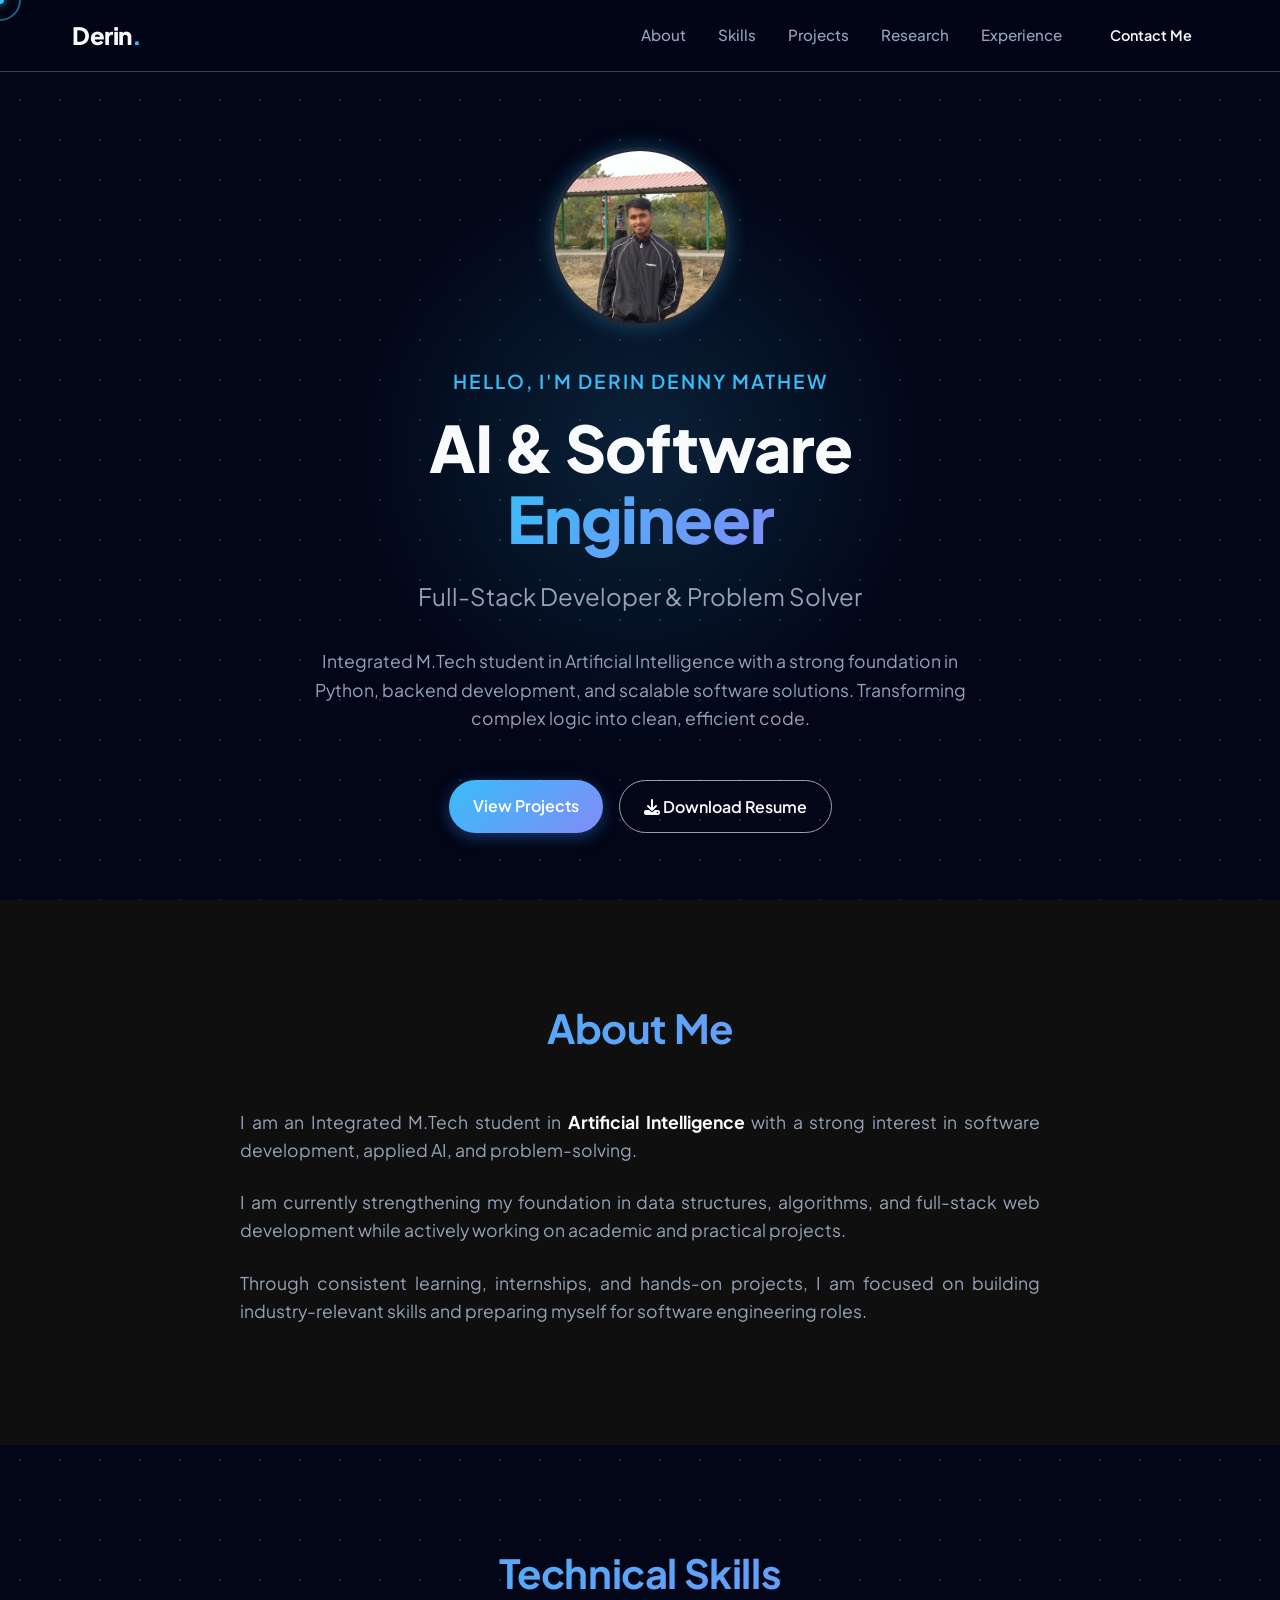
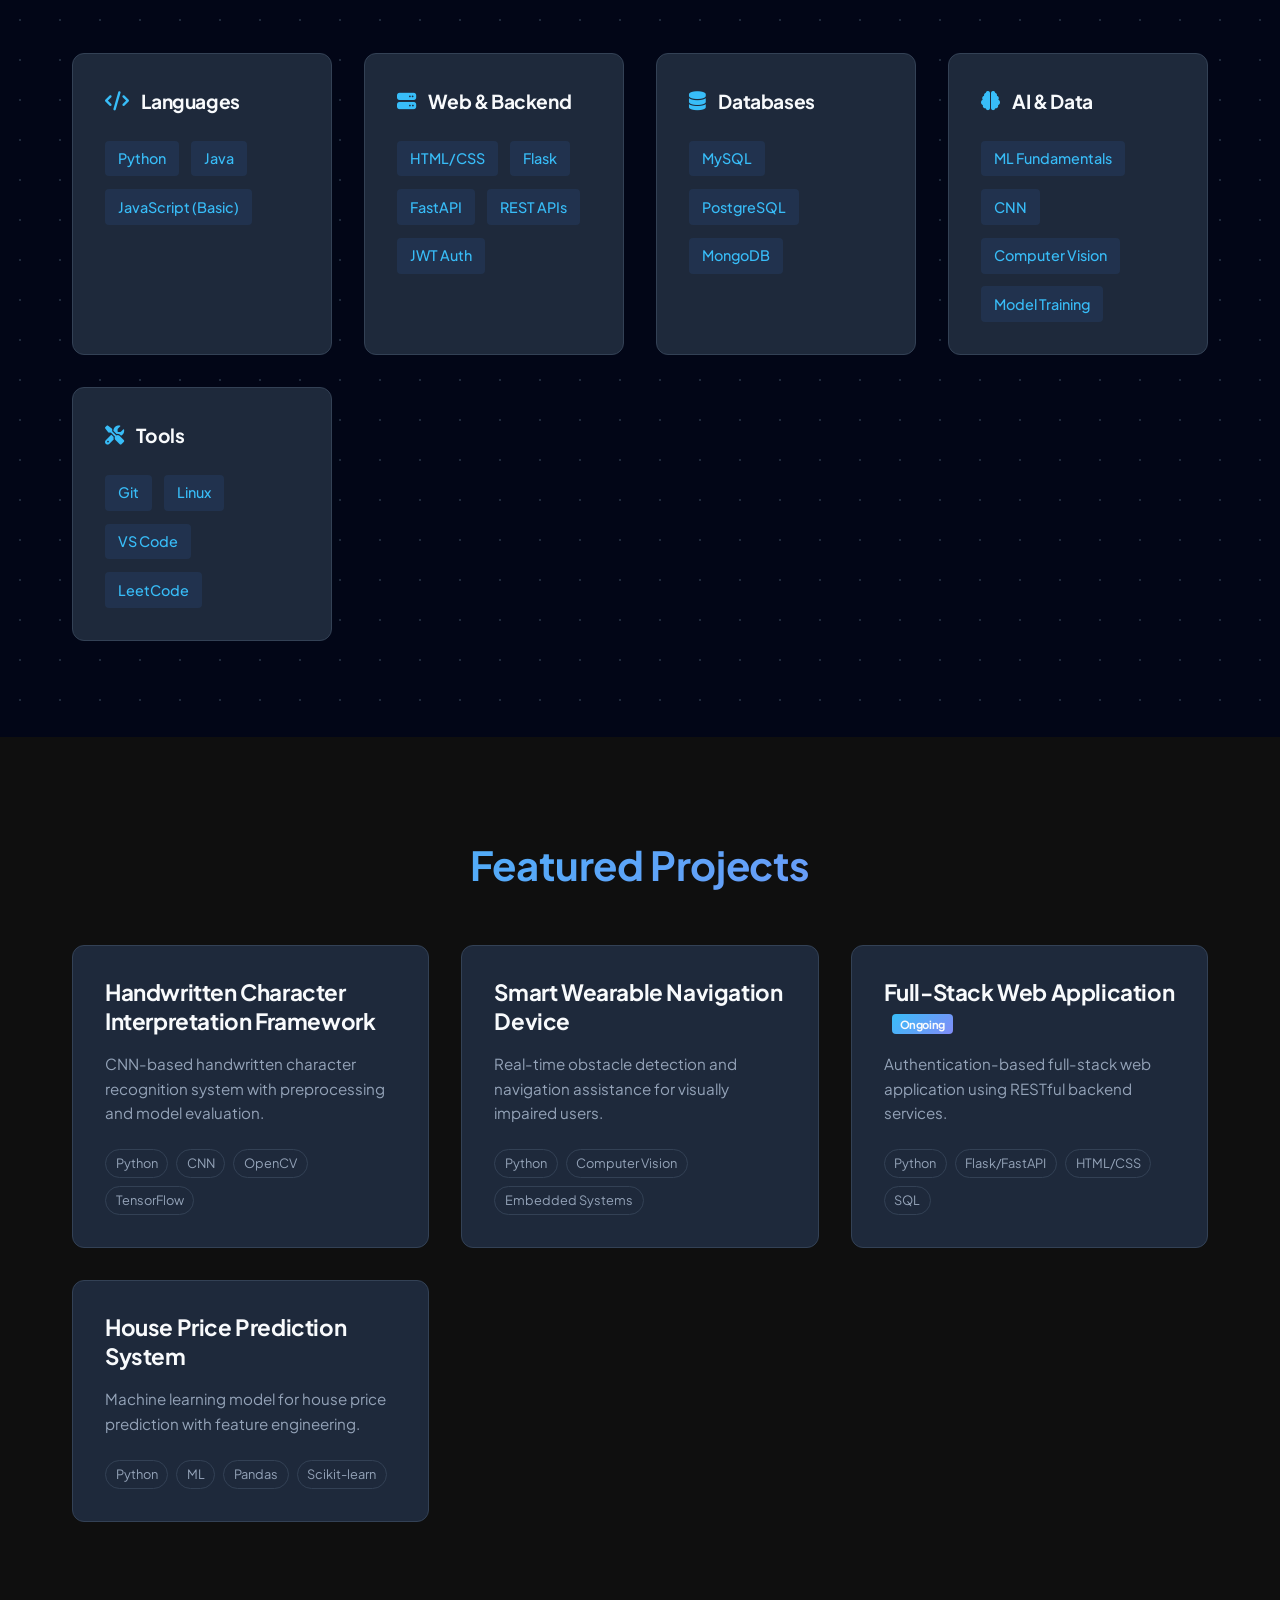
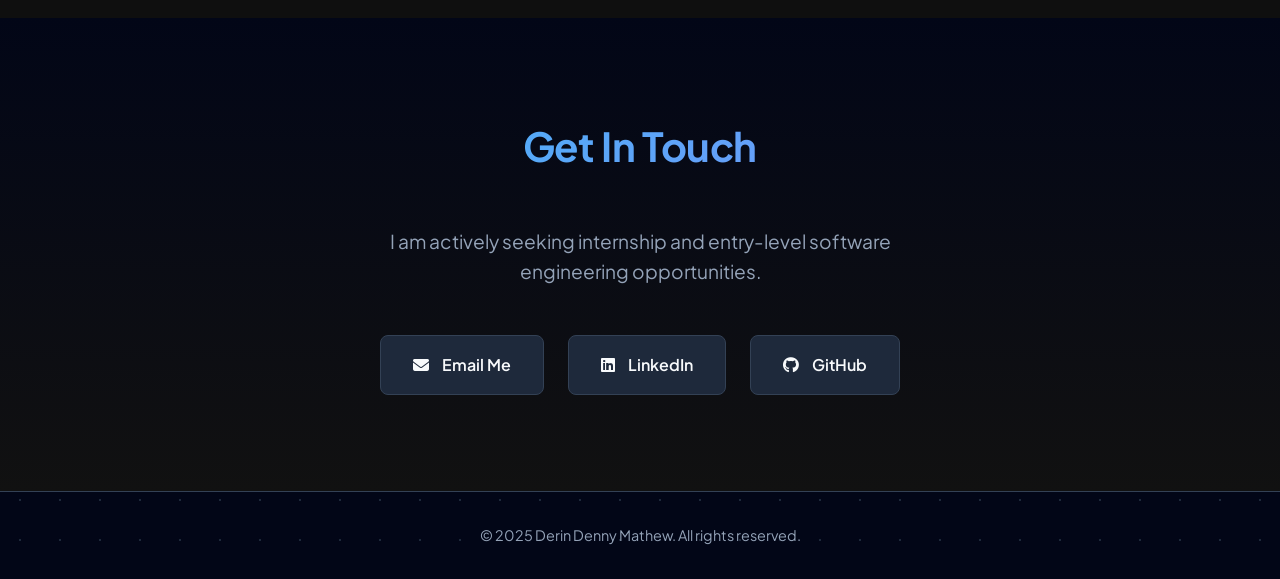
<file: index.html>
<!DOCTYPE html>
<html lang="en">

<head>
    <meta charset="UTF-8">
    <meta name="viewport" content="width=device-width, initial-scale=1.0">
    <title>Derin Denny Mathew | AI & Software Engineering Student</title>

    <meta name="description"
        content="Portfolio of Derin Denny Mathew, an Integrated M.Tech student in Artificial Intelligence and Full-Stack Developer.">

    <link rel="preconnect" href="https://fonts.googleapis.com">
    <link rel="preconnect" href="https://fonts.gstatic.com" crossorigin>

    <link href="https://fonts.googleapis.com/css2?family=Plus+Jakarta+Sans:wght@300;400;500;600;700;800&display=swap"
        rel="stylesheet">

    <link rel="stylesheet" href="https://cdnjs.cloudflare.com/ajax/libs/font-awesome/6.4.0/css/all.min.css">

    <link rel="stylesheet" href="style.css">
</head>

<body>

    <!-- ===== CUSTOM FANCY CURSOR ===== -->
    <div class="cursor-dot"></div>
    <div class="cursor-ring"></div>
    <!-- =============================== -->

    <!-- NAVBAR -->
    <nav class="navbar">
        <div class="container nav-container">
            <a href="#" class="logo">Derin<span class="accent">.</span></a>

            <div class="nav-links">
                <a href="#about">About</a>
                <a href="#skills">Skills</a>
                <a href="#projects">Projects</a>
                <a href="#research">Research</a>
                <a href="#experience">Experience</a>
                <a href="#contact" class="btn btn-sm">Contact Me</a>
            </div>

            <div class="menu-toggle" id="mobile-menu">
                <span class="bar"></span>
                <span class="bar"></span>
                <span class="bar"></span>
            </div>
        </div>
    </nav>

    <!-- HERO -->
    <header class="hero" id="home">
        <div class="container hero-container">
            <div class="hero-content">

                <div class="profile-img-container">
                    <img src="profile.jpg" alt="Derin Denny Mathew" class="profile-img">
                </div>

                <span class="greeting">Hello, I'm Derin Denny Mathew</span>

                <h1>AI & Software <br><span class="gradient-text">Engineer</span></h1>

                <p class="subtitle">Full-Stack Developer & Problem Solver</p>

                <p class="description">
                    Integrated M.Tech student in Artificial Intelligence with a strong foundation in Python, backend
                    development, and scalable software solutions. Transforming complex logic into clean, efficient code.
                </p>

                <div class="hero-buttons">
                    <a href="#projects" class="btn btn-primary">View Projects</a>
                    <a href="#" class="btn btn-secondary">
                        <i class="fas fa-download"></i> Download Resume
                    </a>
                </div>
            </div>
        </div>

        <div class="hero-background-glow"></div>
    </header>

    <!-- ABOUT -->
    <section id="about" class="about">
        <div class="container">
            <h2 class="section-title">About Me</h2>

            <div class="about-content">
                <div class="about-text">
                    <p>
                        I am an Integrated M.Tech student in <strong>Artificial Intelligence</strong> with a strong
                        interest in software development, applied AI, and problem-solving.
                    </p>
                    <p>
                        I am currently strengthening my foundation in data structures, algorithms, and full-stack web
                        development while actively working on academic and practical projects.
                    </p>
                    <p>
                        Through consistent learning, internships, and hands-on projects, I am focused on building
                        industry-relevant skills and preparing myself for software engineering roles.
                    </p>
                </div>
            </div>
        </div>
    </section>

    <!-- SKILLS -->
    <section id="skills" class="skills">
        <div class="container">
            <h2 class="section-title">Technical Skills</h2>

            <div class="skills-grid">

                <div class="skill-category">
                    <h3><i class="fas fa-code"></i> Languages</h3>
                    <div class="skill-tags">
                        <span>Python</span>
                        <span>Java</span>
                        <span>JavaScript (Basic)</span>
                    </div>
                </div>

                <div class="skill-category">
                    <h3><i class="fas fa-server"></i> Web & Backend</h3>
                    <div class="skill-tags">
                        <span>HTML/CSS</span>
                        <span>Flask</span>
                        <span>FastAPI</span>
                        <span>REST APIs</span>
                        <span>JWT Auth</span>
                    </div>
                </div>

                <div class="skill-category">
                    <h3><i class="fas fa-database"></i> Databases</h3>
                    <div class="skill-tags">
                        <span>MySQL</span>
                        <span>PostgreSQL</span>
                        <span>MongoDB</span>
                    </div>
                </div>

                <div class="skill-category">
                    <h3><i class="fas fa-brain"></i> AI & Data</h3>
                    <div class="skill-tags">
                        <span>ML Fundamentals</span>
                        <span>CNN</span>
                        <span>Computer Vision</span>
                        <span>Model Training</span>
                    </div>
                </div>

                <div class="skill-category">
                    <h3><i class="fas fa-tools"></i> Tools</h3>
                    <div class="skill-tags">
                        <span>Git</span>
                        <span>Linux</span>
                        <span>VS Code</span>
                        <span>LeetCode</span>
                    </div>
                </div>

            </div>
        </div>
    </section>

    <!-- PROJECTS -->
    <section id="projects" class="projects">
        <div class="container">
            <h2 class="section-title">Featured Projects</h2>

            <div class="projects-grid">

                <article class="project-card">
                    <div class="project-content">
                        <h3>Handwritten Character Interpretation Framework</h3>
                        <p>CNN-based handwritten character recognition system with preprocessing and model evaluation.</p>
                        <div class="tech-stack">
                            <span>Python</span>
                            <span>CNN</span>
                            <span>OpenCV</span>
                            <span>TensorFlow</span>
                        </div>
                    </div>
                </article>

                <article class="project-card">
                    <div class="project-content">
                        <h3>Smart Wearable Navigation Device</h3>
                        <p>Real-time obstacle detection and navigation assistance for visually impaired users.</p>
                        <div class="tech-stack">
                            <span>Python</span>
                            <span>Computer Vision</span>
                            <span>Embedded Systems</span>
                        </div>
                    </div>
                </article>

                <article class="project-card">
                    <div class="project-content">
                        <h3>Full-Stack Web Application <span class="badge">Ongoing</span></h3>
                        <p>Authentication-based full-stack web application using RESTful backend services.</p>
                        <div class="tech-stack">
                            <span>Python</span>
                            <span>Flask/FastAPI</span>
                            <span>HTML/CSS</span>
                            <span>SQL</span>
                        </div>
                    </div>
                </article>

                <article class="project-card">
                    <div class="project-content">
                        <h3>House Price Prediction System</h3>
                        <p>Machine learning model for house price prediction with feature engineering.</p>
                        <div class="tech-stack">
                            <span>Python</span>
                            <span>ML</span>
                            <span>Pandas</span>
                            <span>Scikit-learn</span>
                        </div>
                    </div>
                </article>

            </div>
        </div>
    </section>

    <!-- CONTACT -->
    <section id="contact" class="contact">
        <div class="container">
            <h2 class="section-title">Get In Touch</h2>

            <p class="contact-text">
                I am actively seeking internship and entry-level software engineering opportunities.
            </p>

            <div class="contact-links">
                <a href="mailto:derindennymathew@gmail.com" class="contact-btn">
                    <i class="fas fa-envelope"></i> Email Me
                </a>

                <a href="https://www.linkedin.com/in/derin-denny-mathew" class="contact-btn">
                    <i class="fab fa-linkedin"></i> LinkedIn
                </a>

                <a href="https://github.com/Dipscodz" class="contact-btn">
                    <i class="fab fa-github"></i> GitHub
                </a>
            </div>
        </div>
    </section>

    <!-- FOOTER -->
    <footer>
        <div class="container">
            <p>&copy; 2025 Derin Denny Mathew. All rights reserved.</p>
        </div>
    </footer>

    <script src="script.js"></script>
</body>

</html>
</file>
<file: style.css>
:root {
    --bg-color: #020617;
 
    --card-bg: #1e293b;

    --text-primary: #f8fafc;

    --text-secondary: #94a3b8;

    --accent-primary: #38bdf8;

    --accent-secondary: #818cf8;

    --gradient-main: linear-gradient(135deg, var(--accent-primary), var(--accent-secondary));
    --transition: all 0.3s ease;
    --glass-bg: rgba(2, 6, 23, 0.85);
    --border-color: #334155;
 
}

* {
    margin: 0;
    padding: 0;
    box-sizing: border-box;
}

html {
    scroll-behavior: smooth;
    font-size: 16px;
}

h1,
h2,
h3,
.logo {
    font-family: 'Space Grotesk', sans-serif;
}

body {
    font-family: 'Plus Jakarta Sans', sans-serif;
    background-color: var(--bg-color);
    background-image: radial-gradient(#1e293b 1px, transparent 1px);
    background-size: 40px 40px;
    color: var(--text-primary);
    line-height: 1.6;
    overflow-x: hidden;
    position: relative;
}

h1,
h2,
h3,
.logo {
    font-family: 'Plus Jakarta Sans', sans-serif;
    letter-spacing: -0.4px;
}

a {
    text-decoration: none;
    color: inherit;
    transition: var(--transition);
}

ul {
    list-style: none;
}

.container {
    max-width: 1200px;
    margin: 0 auto;
    padding: 0 2rem;
}

.btn {
    display: inline-block;
    padding: 0.8rem 1.5rem;
    border-radius: 50px;
    font-weight: 600;
    cursor: pointer;
    transition: var(--transition);
    border: none;
    font-size: 1rem;
}

.btn-primary {
    background: var(--gradient-main);
    color: white;
    box-shadow: 0 4px 15px rgba(59, 130, 246, 0.4);
}

.btn-primary:hover {
    transform: translateY(-2px);
    box-shadow: 0 6px 20px rgba(59, 130, 246, 0.6);
}

.btn-secondary {
    background: transparent;
    border: 1px solid var(--text-secondary);
    color: var(--text-primary);
}

.btn-secondary:hover {
    border-color: var(--accent-primary);
    color: var(--accent-primary);
}

.btn-sm {
    padding: 0.5rem 1rem;
    font-size: 0.9rem;
}

.section-title {
    font-size: 2.5rem;
    font-weight: 700;
    margin-bottom: 3rem;
    text-align: center;
    background: var(--gradient-main);
    -webkit-background-clip: text;
    -webkit-text-fill-color: transparent;
}

/* Navbar */
.navbar {
    position: fixed;
    top: 0;
    left: 0;
    width: 100%;
    z-index: 1000;
    background: var(--glass-bg);
    backdrop-filter: blur(10px);
    border-bottom: 1px solid var(--border-color);
    padding: 1rem 0;
}

.nav-container {
    display: flex;
    justify-content: space-between;
    align-items: center;
}

.logo {
    font-size: 1.5rem;
    font-weight: 800;
    letter-spacing: -0.5px;
}

.logo .accent {
    color: var(--accent-primary);
}

.nav-links {
    display: flex;
    gap: 2rem;
    align-items: center;
}

.nav-links a:not(.btn) {
    color: var(--text-secondary);
    font-weight: 500;
    font-size: 0.95rem;
}

.nav-links a:not(.btn):hover {
    color: var(--text-primary);
}

.menu-toggle {
    display: none;
    flex-direction: column;
    gap: 6px;
    cursor: pointer;
}

.bar {
    width: 25px;
    height: 2px;
    background-color: var(--text-primary);
    transition: var(--transition);
}

/* Hero Section */
.hero {
    height: 100vh;
    display: flex;
    align-items: center;
    justify-content: center;
    text-align: center;
    position: relative;
    overflow: hidden;
    padding-top: 80px;
    /* Offset for fixed navbar */
}

.hero-background-glow {
    position: absolute;
    top: 50%;
    left: 50%;
    transform: translate(-50%, -50%);
    width: 600px;
    height: 600px;
    background: radial-gradient(circle, rgba(56, 189, 248, 0.15) 0%, rgba(2, 6, 23, 0) 70%);
    z-index: -1;
    pointer-events: none;
}

.profile-img-container {
    margin-bottom: 2rem;
    display: inline-block;
    position: relative;
}

.profile-img {
    width: 180px;
    height: 180px;
    border-radius: 50%;
    object-fit: cover;
    border: 4px solid var(--card-bg);
    box-shadow: 0 0 20px rgba(56, 189, 248, 0.3);
    transition: var(--transition);
    transform: rotate(-90deg);
}

.profile-img:hover {
    transform: rotate(-90deg) scale(1.05);
    box-shadow: 0 0 30px rgba(56, 189, 248, 0.5);
    border-color: var(--accent-primary);
}

.greeting {
    display: block;
    font-size: 1.2rem;
    color: var(--accent-primary);
    margin-bottom: 1rem;
    font-weight: 600;
    text-transform: uppercase;
    letter-spacing: 2px;
}

.hero h1 {
    font-size: 4rem;
    font-weight: 800;
    line-height: 1.1;
    margin-bottom: 1.5rem;
    letter-spacing: -1px;
}

.gradient-text {
    background: var(--gradient-main);
    -webkit-background-clip: text;
    -webkit-text-fill-color: transparent;
}

.hero .subtitle {
    font-size: 1.5rem;
    color: var(--text-secondary);
    margin-bottom: 2rem;
    font-weight: 400;
}

.hero .description {
    max-width: 700px;
    margin: 0 auto 3rem;
    color: var(--text-secondary);
    font-size: 1.1rem;
}

.hero-buttons {
    display: flex;
    gap: 1rem;
    justify-content: center;
}

/* About Section */
.about {
    padding: 6rem 0;
    background-color: #0f0f0f;
}

.about-content {
    max-width: 800px;
    margin: 0 auto;
    text-align: justify;
}

.about-text p {
    margin-bottom: 1.5rem;
    font-size: 1.1rem;
    color: var(--text-secondary);
}

.about-text strong {
    color: var(--text-primary);
}


.skills {
    padding: 6rem 0;
}

.skills-grid {
    display: grid;
    grid-template-columns: repeat(auto-fit, minmax(250px, 1fr));
    gap: 2rem;
}

.skill-category {
    background: var(--card-bg);
    padding: 2rem;
    border-radius: 12px;
    border: 1px solid var(--border-color);
    transition: var(--transition);
}

.skill-category:hover {
    border-color: var(--accent-primary);
    transform: translateY(-5px);
}

.skill-category h3 {
    margin-bottom: 1.5rem;
    display: flex;
    align-items: center;
    gap: 0.8rem;
    font-size: 1.2rem;
}

.skill-category h3 i {
    color: var(--accent-primary);
}

.skill-tags {
    display: flex;
    flex-wrap: wrap;
    gap: 0.8rem;
}

.skill-tags span {
    background: rgba(59, 130, 246, 0.1);
    color: var(--accent-primary);
    padding: 0.4rem 0.8rem;
    border-radius: 4px;
    font-size: 0.9rem;
    font-weight: 500;
}

/* Projects Section */
.projects {
    padding: 6rem 0;
    background-color: #0f0f0f;
}

.projects-grid {
    display: grid;
    grid-template-columns: repeat(auto-fit, minmax(300px, 1fr));
    gap: 2rem;
}

.project-card {
    background: var(--card-bg);
    border-radius: 12px;
    overflow: hidden;
    border: 1px solid var(--border-color);
    transition: var(--transition);
    display: flex;
    flex-direction: column;
}

.project-card:hover {
    transform: translateY(-8px);
    box-shadow: 0 10px 30px rgba(0, 0, 0, 0.3);
    border-color: var(--text-secondary);
}

.project-content {
    padding: 2rem;
    flex-grow: 1;
    display: flex;
    flex-direction: column;
}

.project-content h3 {
    font-size: 1.4rem;
    margin-bottom: 1rem;
    line-height: 1.3;
}

.badge {
    background: var(--gradient-main);
    font-size: 0.7rem;
    padding: 0.2rem 0.5rem;
    border-radius: 4px;
    vertical-align: middle;
    margin-left: 0.5rem;
}

.project-content p {
    color: var(--text-secondary);
    margin-bottom: 1.5rem;
    font-size: 0.95rem;
    flex-grow: 1;
}

.tech-stack {
    display: flex;
    flex-wrap: wrap;
    gap: 0.5rem;
    margin-top: auto;
}

.tech-stack span {
    font-size: 0.8rem;
    color: var(--text-secondary);
    border: 1px solid var(--border-color);
    padding: 0.2rem 0.6rem;
    border-radius: 20px;
}

.research {
    padding: 6rem 0;
}

.research-card {
    background: linear-gradient(to right, #1a1a1a, #0f0f0f);
    padding: 3rem;
    border-radius: 16px;
    border: 1px solid var(--border-color);
    display: flex;
    gap: 2rem;
    align-items: flex-start;
}

.research-icon {
    font-size: 3rem;
    color: var(--accent-secondary);
    background: rgba(139, 92, 246, 0.1);
    padding: 1.5rem;
    border-radius: 50%;
    display: flex;
    align-items: center;
    justify-content: center;
}

.research-content h3 {
    font-size: 1.8rem;
    margin-bottom: 1rem;
}

.research-content p {
    color: var(--text-secondary);
    font-size: 1.1rem;
    max-width: 800px;
}

/* Experience & Education Section */
.experience {
    padding: 6rem 0;
    background-color: #0f0f0f;
}

.split-section {
    display: grid;
    grid-template-columns: 1fr 1fr;
    gap: 4rem;
}

.timeline-item {
    border-left: 2px solid var(--accent-primary);
    padding-left: 1.5rem;
    position: relative;
    margin-bottom: 2rem;
}

.timeline-item::before {
    content: '';
    position: absolute;
    left: -6px;
    top: 0;
    width: 10px;
    height: 10px;
    border-radius: 50%;
    background: var(--accent-primary);
}

.timeline-item .date {
    display: block;
    font-size: 0.9rem;
    color: var(--accent-primary);
    margin-bottom: 0.5rem;
    font-weight: 600;
}

.timeline-item h3 {
    font-size: 1.3rem;
    margin-bottom: 0.5rem;
}

.timeline-item p {
    color: var(--text-secondary);
}

/* Achievements Section */
.achievements {
    padding: 6rem 0;
}

.achievements-list {
    display: grid;
    grid-template-columns: repeat(auto-fit, minmax(300px, 1fr));
    gap: 1.5rem;
}

.achievement-item {
    background: var(--card-bg);
    padding: 1.5rem;
    border-radius: 8px;
    display: flex;
    align-items: center;
    gap: 1rem;
    border: 1px solid var(--border-color);
}

.achievement-item i {
    color: #eab308;
    /* Yellow/Gold */
    font-size: 1.5rem;
}

.achievement-item p {
    font-weight: 500;
}

/* Contact Section */
.contact {
    padding: 6rem 0;
    text-align: center;
    background: linear-gradient(180deg, var(--bg-color) 0%, #111 100%);
}

.contact-text {
    max-width: 600px;
    margin: 0 auto 3rem;
    color: var(--text-secondary);
    font-size: 1.2rem;
}

.contact-links {
    display: flex;
    justify-content: center;
    gap: 1.5rem;
    flex-wrap: wrap;
}

.contact-btn {
    display: flex;
    align-items: center;
    gap: 0.8rem;
    padding: 1rem 2rem;
    background: var(--card-bg);
    border: 1px solid var(--border-color);
    border-radius: 8px;
    font-weight: 600;
    transition: var(--transition);
}

.contact-btn:hover {
    background: var(--accent-primary);
    border-color: var(--accent-primary);
    color: white;
}

/* Contact Form */
.contact-form-container {
    max-width: 600px;
    margin: 0 auto 3rem;
    text-align: left;
}

.contact-form {
    display: flex;
    flex-direction: column;
    gap: 1.2rem;
}

.form-group input,
.form-group textarea {
    width: 100%;
    padding: 1rem;
    background: var(--card-bg);
    border: 1px solid var(--border-color);
    border-radius: 8px;
    color: var(--text-primary);
    font-family: 'Plus Jakarta Sans', sans-serif;
    font-size: 1rem;
    transition: var(--transition);
}

.form-group input:focus,
.form-group textarea:focus {
    outline: none;
    border-color: var(--accent-primary);
    box-shadow: 0 0 10px rgba(56, 189, 248, 0.1);
}

.contact-form .btn {
    width: 100%;
    display: flex;
    justify-content: center;
    align-items: center;
    gap: 0.8rem;
    margin-top: 0.5rem;
}

/* Footer */
footer {
    padding: 2rem 0;
    text-align: center;
    border-top: 1px solid var(--border-color);
    color: var(--text-secondary);
    font-size: 0.9rem;
}

button,
.btn {
    font-family: 'Plus Jakarta Sans', sans-serif;
}

.ticker {
    display: flex;
    gap: 2rem;
    overflow-x: auto;
    padding: 1rem 0;
    border-top: 1px solid var(--border-color);
    border-bottom: 1px solid var(--border-color);
    margin-bottom: 4rem;
}

.ticker-item {
    display: flex;
    gap: 0.5rem;
    font-weight: 500;
}

.up {
    color: #10b981;
}


.down {
    color: #ef4444;
}





.chart-bar {
    width: 20px;
    background: linear-gradient(to top, var(--accent-primary), var(--accent-secondary));
    height: var(--h);
    border-radius: 4px 4px 0 0;
    animation: fluctuate 2s infinite ease-in-out alternate;
}

.chart-bar:nth-child(even) {
    animation-duration: 2.5s;
    background: linear-gradient(to top, var(--accent-secondary), var(--accent-primary));
}

.chart-bar:nth-child(3n) {
    animation-duration: 1.8s;
}

@keyframes fluctuate {
    0% {
        height: calc(var(--h) - 10%);
        opacity: 0.7;
    }

    100% {
        height: calc(var(--h) + 10%);
        opacity: 1;
        box-shadow: 0 0 15px var(--accent-primary);
    }
}


@media (max-width: 768px) {
    .nav-links {
        display: none;
        
        position: absolute;
        top: 100%;
        left: 0;
        width: 100%;
        background: var(--card-bg);
        flex-direction: column;
        padding: 2rem;
        border-bottom: 1px solid var(--border-color);
    }

    .nav-links.active {
        display: flex;
    }

    .menu-toggle {
        display: flex;
    }

    .hero h1 {
        font-size: 2.8rem;
    }

    .split-section {
        grid-template-columns: 1fr;
        gap: 2rem;
    }

    .research-card {
        flex-direction: column;
        text-align: center;
        align-items: center;
    }
}

/* Animations */
.fade-in-section {
    opacity: 0;
    transform: translateY(20px);
    transition: opacity 0.6s ease-out, transform 0.6s ease-out;
}

.fade-in-section.visible {
    opacity: 1;
    transform: translateY(0);
}
/* ================================
   FANCY AI CURSOR (DARK THEME)
================================ */

* {
    cursor: none;
}

/* Inner dot */
.cursor-dot {
    width: 8px;
    height: 8px;
    background: var(--accent-primary);
    border-radius: 50%;
    position: fixed;
    pointer-events: none;
    z-index: 9999;
    transform: translate(-50%, -50%);
    box-shadow: 0 0 8px rgba(159, 221, 247, 0.8);
}

/* Outer ring */
.cursor-ring {
    width: 42px;
    height: 42px;
    border: 2px solid rgba(56, 189, 248, 0.5);
    border-radius: 50%;
    position: fixed;
    pointer-events: none;
    z-index: 9998;
    transform: translate(-50%, -50%);
    transition:
        width 0.3s ease,
        height 0.3s ease,
        border-radius 0.3s ease,
        background 0.3s ease,
        border 0.3s ease;
}

/* Hover state */
.cursor-active {
    width: 64px;
    height: 64px;
    background: rgba(56, 189, 248, 0.12);
    border-radius: 14px;
    border: none;
    box-shadow: 0 0 20px rgba(56, 189, 248, 0.35);
}

/* Optional cursor text */
.cursor-ring::after {
    content: "VIEW";
    font-size: 10px;
    font-weight: 600;
    color: var(--accent-primary);
    position: absolute;
    top: 50%;
    left: 50%;
    transform: translate(-50%, -50%);
    opacity: 0;
    letter-spacing: 1px;
}

.cursor-active::after {
    opacity: 1;
}

/* Disable cursor on mobile */
@media (max-width: 768px) {
    .cursor-dot,
    .cursor-ring {
        display: none;
    }

    * {
        cursor: auto;
    }
}
</file>
